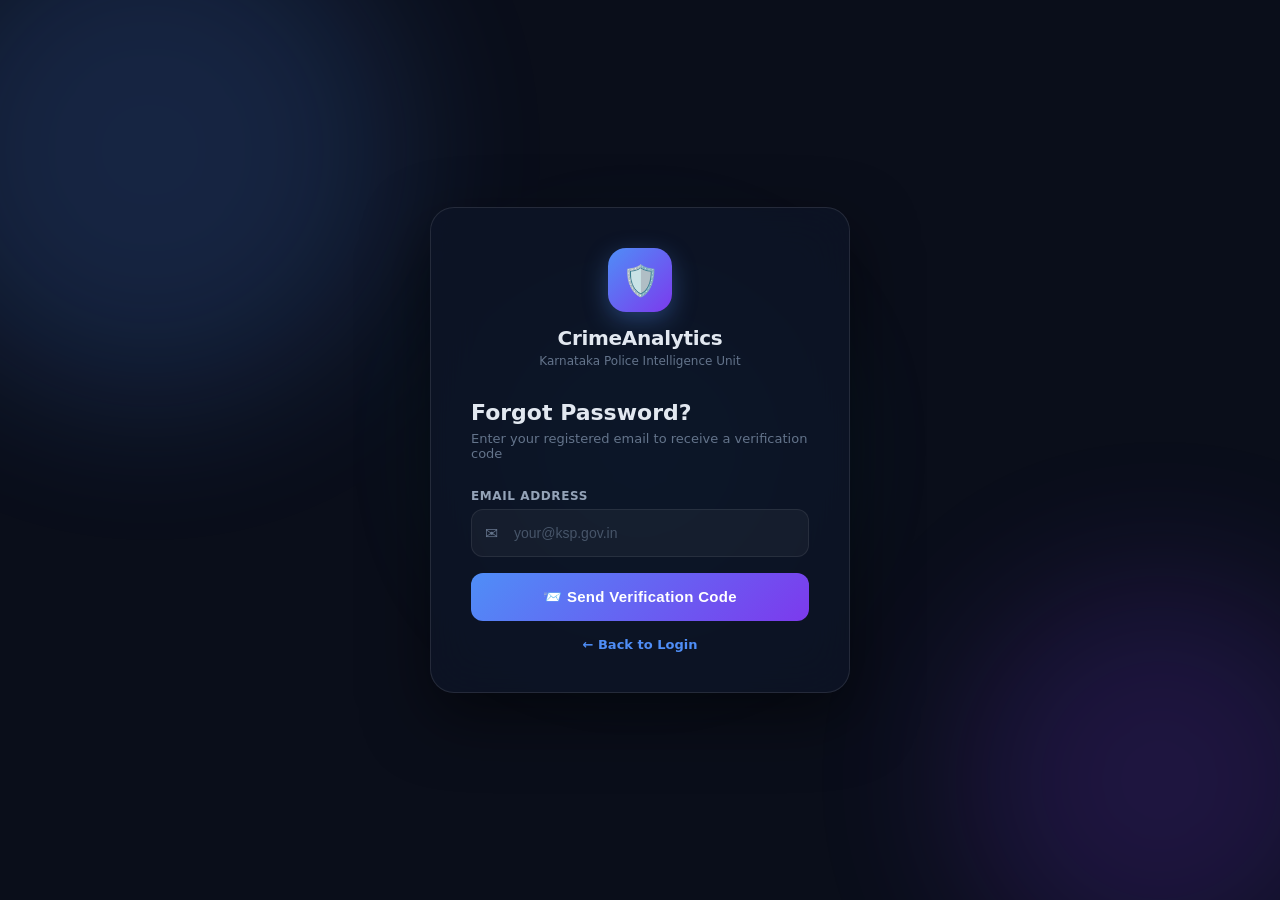
<file: forgot.html>
<!DOCTYPE html>
<html lang="en">
<head>
<meta charset="UTF-8">
<meta name="viewport" content="width=device-width, initial-scale=1.0">
<title>Forgot Password — Crime Analytics Karnataka</title>
<link rel="stylesheet" href="css/style.css">
<link rel="stylesheet" href="css/auth.css">
</head>
<body class="auth-body">

<div class="auth-bg"><span></span><span></span><span></span></div>

<div class="auth-wrapper">
  <div class="auth-card">

    <div class="auth-logo">
      <div class="auth-logo-icon">🛡️</div>
      <div class="auth-logo-title">CrimeAnalytics</div>
      <div class="auth-logo-sub">Karnataka Police Intelligence Unit</div>
    </div>

    <div id="alertBox" style="display:none"></div>

    <!-- Step 1: Enter Email -->
    <div id="step1">
      <div class="auth-title">Forgot Password?</div>
      <div class="auth-subtitle">Enter your registered email to receive a verification code</div>

      <form onsubmit="sendOTP(event)">
        <label class="auth-label">Email Address</label>
        <div class="input-group">
          <span class="input-icon">✉️</span>
          <input type="email" id="resetEmail" class="form-control" placeholder="your@ksp.gov.in" required>
        </div>
        <button type="submit" class="auth-btn" id="sendBtn">
          <div class="btn-spinner"></div>
          <span class="btn-text">📨 Send Verification Code</span>
        </button>
      </form>
    </div>

    <!-- Step 2: Enter OTP -->
    <div id="step2" style="display:none">
      <div class="auth-title">Enter OTP</div>
      <div class="auth-subtitle" id="otpSubtitle">Enter the 6-digit code sent to your email</div>

      <div class="otp-grid" id="otpGrid">
        <input class="otp-input" maxlength="1" type="text" inputmode="numeric" oninput="otpNext(this,0)">
        <input class="otp-input" maxlength="1" type="text" inputmode="numeric" oninput="otpNext(this,1)">
        <input class="otp-input" maxlength="1" type="text" inputmode="numeric" oninput="otpNext(this,2)">
        <input class="otp-input" maxlength="1" type="text" inputmode="numeric" oninput="otpNext(this,3)">
        <input class="otp-input" maxlength="1" type="text" inputmode="numeric" oninput="otpNext(this,4)">
        <input class="otp-input" maxlength="1" type="text" inputmode="numeric" oninput="otpNext(this,5)">
      </div>

      <div style="text-align:center;margin-bottom:16px">
        <span style="font-size:13px;color:#64748b">Didn't receive? </span>
        <button type="button" class="auth-link" id="resendBtn" onclick="resendOTP()" style="background:none;border:none;cursor:pointer;font-size:13px;font-weight:600;color:#4f8ef7">Resend (<span id="countdown">30</span>s)</button>
      </div>

      <button type="button" class="auth-btn" onclick="verifyOTP()">
        <div class="btn-spinner"></div>
        <span class="btn-text">✅ Verify Code</span>
      </button>
    </div>

    <!-- Step 3: New Password -->
    <div id="step3" style="display:none">
      <div class="auth-title">Set New Password</div>
      <div class="auth-subtitle">Choose a strong new password for your account</div>

      <form onsubmit="resetPassword(event)">
        <label class="auth-label">New Password</label>
        <div class="input-group">
          <span class="input-icon">🔒</span>
          <input type="password" id="newPwd" class="form-control" placeholder="Min 8 chars, 1 uppercase, 1 number" required oninput="checkStrength(this.value)">
          <button type="button" class="pwd-toggle" onclick="togglePwd('newPwd',this)">👁</button>
        </div>
        <div class="pwd-strength">
          <div class="pwd-strength-bar"><div class="pwd-strength-fill" id="strengthFill" style="width:0%"></div></div>
          <div class="pwd-strength-text" id="strengthText">Enter a password</div>
        </div>

        <label class="auth-label" style="margin-top:14px">Confirm New Password</label>
        <div class="input-group">
          <span class="input-icon">🔒</span>
          <input type="password" id="confirmNewPwd" class="form-control" placeholder="Re-enter new password" required>
          <button type="button" class="pwd-toggle" onclick="togglePwd('confirmNewPwd',this)">👁</button>
        </div>

        <button type="submit" class="auth-btn" style="margin-top:16px">
          <div class="btn-spinner"></div>
          <span class="btn-text">🔐 Reset Password</span>
        </button>
      </form>
    </div>

    <div class="auth-footer-text" style="margin-top:16px">
      <a href="login.html" class="auth-link">← Back to Login</a>
    </div>

  </div>
</div>

<script src="js/auth.js"></script>
<script>
  let generatedOTP = '';
  let countdownTimer;

  function sendOTP(e) {
    e.preventDefault();
    const email = document.getElementById('resetEmail').value.trim();
    const btn   = document.getElementById('sendBtn');

    // Check if email exists
    const users = Auth.getUsers();
    if (!users.find(u => u.email.toLowerCase() === email.toLowerCase())) {
      showAlert('error', '❌ No account found with this email address.');
      return;
    }

    btn.classList.add('loading'); btn.disabled = true;
    hideAlert();

    setTimeout(() => {
      btn.classList.remove('loading'); btn.disabled = false;
      // Generate 6-digit OTP
      generatedOTP = String(Math.floor(100000 + Math.random() * 900000));
      document.getElementById('step1').style.display = 'none';
      document.getElementById('step2').style.display = 'block';
      document.getElementById('otpSubtitle').textContent =
        `Enter the 6-digit code sent to ${email} (Demo OTP: ${generatedOTP})`;
      startCountdown();
    }, 1000);
  }

  function otpNext(input, idx) {
    input.value = input.value.replace(/\D/g,'');
    const inputs = document.querySelectorAll('.otp-input');
    if (input.value && idx < 5) inputs[idx+1].focus();
    // Auto verify when all filled
    const otp = [...inputs].map(i=>i.value).join('');
    if (otp.length === 6) verifyOTP();
  }

  function verifyOTP() {
    const inputs = document.querySelectorAll('.otp-input');
    const entered = [...inputs].map(i=>i.value).join('');
    if (entered.length < 6) { showAlert('error','❌ Please enter all 6 digits.'); return; }
    if (entered !== generatedOTP) {
      showAlert('error','❌ Invalid OTP. Please try again.');
      inputs.forEach(i=>i.value=''); inputs[0].focus();
      return;
    }
    clearInterval(countdownTimer);
    document.getElementById('step2').style.display = 'none';
    document.getElementById('step3').style.display = 'block';
    hideAlert();
  }

  function resetPassword(e) {
    e.preventDefault();
    const pwd     = document.getElementById('newPwd').value;
    const confirm = document.getElementById('confirmNewPwd').value;
    const email   = document.getElementById('resetEmail').value.trim();

    if (pwd !== confirm) { showAlert('error','❌ Passwords do not match.'); return; }
    if (pwd.length < 8)  { showAlert('error','❌ Password must be at least 8 characters.'); return; }
    if (!/[A-Z]/.test(pwd)) { showAlert('error','❌ Must contain at least one uppercase letter.'); return; }
    if (!/[0-9]/.test(pwd)) { showAlert('error','❌ Must contain at least one number.'); return; }

    const result = Auth.resetPassword(email, pwd);
    if (result.ok) {
      showAlert('success','✅ Password reset successfully! Redirecting to login...');
      setTimeout(() => window.location.href = 'login.html', 1800);
    } else {
      showAlert('error','❌ ' + result.msg);
    }
  }

  function startCountdown() {
    let secs = 30;
    document.getElementById('resendBtn').disabled = true;
    document.getElementById('resendBtn').style.opacity = '0.5';
    countdownTimer = setInterval(() => {
      secs--;
      document.getElementById('countdown').textContent = secs;
      if (secs <= 0) {
        clearInterval(countdownTimer);
        document.getElementById('resendBtn').disabled = false;
        document.getElementById('resendBtn').style.opacity = '1';
        document.getElementById('resendBtn').innerHTML = 'Resend Code';
      }
    }, 1000);
  }

  function resendOTP() {
    generatedOTP = String(Math.floor(100000 + Math.random() * 900000));
    document.getElementById('otpSubtitle').textContent =
      `New OTP sent! (Demo OTP: ${generatedOTP})`;
    document.querySelectorAll('.otp-input').forEach(i=>i.value='');
    document.querySelector('.otp-input').focus();
    document.getElementById('resendBtn').innerHTML = 'Resend (<span id="countdown">30</span>s)';
    startCountdown();
  }

  function checkStrength(pwd) {
    let score = 0;
    if (pwd.length >= 8)          score++;
    if (/[A-Z]/.test(pwd))        score++;
    if (/[0-9]/.test(pwd))        score++;
    if (/[^A-Za-z0-9]/.test(pwd)) score++;
    const levels = [
      { w:'0%',   bg:'transparent', t:'Enter a password' },
      { w:'25%',  bg:'#ef4444',     t:'Weak' },
      { w:'50%',  bg:'#f59e0b',     t:'Fair' },
      { w:'75%',  bg:'#4f8ef7',     t:'Good' },
      { w:'100%', bg:'#10b981',     t:'Strong ✓' },
    ];
    document.getElementById('strengthFill').style.width      = levels[score].w;
    document.getElementById('strengthFill').style.background = levels[score].bg;
    document.getElementById('strengthText').textContent      = levels[score].t;
    document.getElementById('strengthText').style.color      = levels[score].bg || '#64748b';
  }

  function togglePwd(id, btn) {
    const inp = document.getElementById(id);
    if (inp.type === 'password') { inp.type = 'text'; btn.textContent = '🙈'; }
    else                         { inp.type = 'password'; btn.textContent = '👁'; }
  }

  function showAlert(type, msg) {
    const box = document.getElementById('alertBox');
    box.style.display = 'flex';
    box.className = `auth-alert auth-alert-${type}`;
    box.textContent = msg;
  }
  function hideAlert() { document.getElementById('alertBox').style.display = 'none'; }
</script>
</body>
</html>
</file>
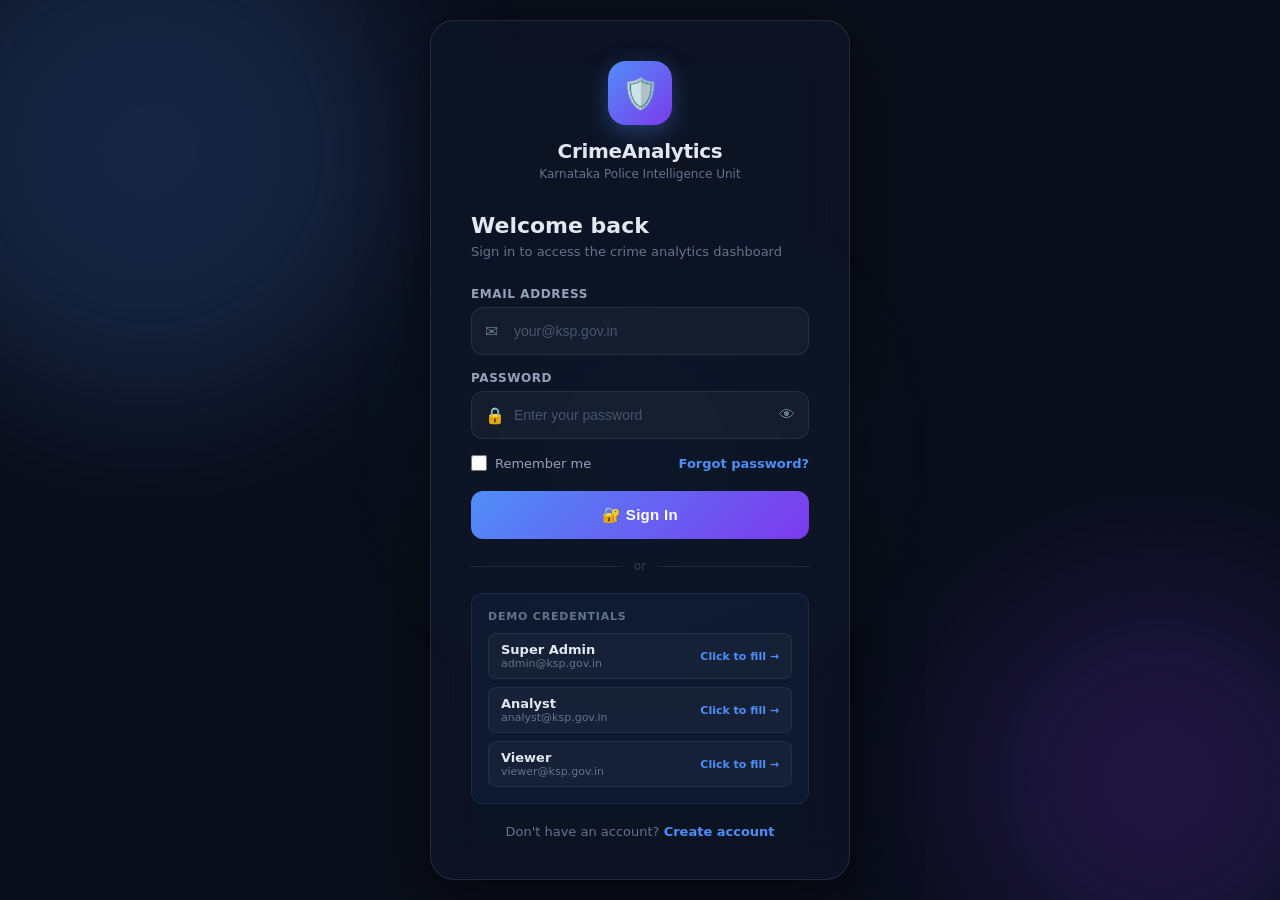
<file: login.html>
<!DOCTYPE html>
<html lang="en">
<head>
<meta charset="UTF-8">
<meta name="viewport" content="width=device-width, initial-scale=1.0">
<title>Login — Crime Analytics Karnataka</title>
<link rel="stylesheet" href="css/style.css">
<link rel="stylesheet" href="css/auth.css">
</head>
<body class="auth-body">

<!-- Animated background -->
<div class="auth-bg"><span></span><span></span><span></span></div>

<div class="auth-wrapper">
  <div class="auth-card">

    <!-- Logo -->
    <div class="auth-logo">
      <div class="auth-logo-icon">🛡️</div>
      <div class="auth-logo-title">CrimeAnalytics</div>
      <div class="auth-logo-sub">Karnataka Police Intelligence Unit</div>
    </div>

    <!-- Title -->
    <div class="auth-title">Welcome back</div>
    <div class="auth-subtitle">Sign in to access the crime analytics dashboard</div>

    <!-- Alert -->
    <div id="alertBox" style="display:none"></div>

    <!-- Form -->
    <form id="loginForm" onsubmit="handleLogin(event)" autocomplete="off">

      <label class="auth-label">Email Address</label>
      <div class="input-group">
        <span class="input-icon">✉️</span>
        <input type="email" id="email" class="form-control" placeholder="your@ksp.gov.in" required autocomplete="username">
      </div>

      <label class="auth-label">Password</label>
      <div class="input-group">
        <span class="input-icon">🔒</span>
        <input type="password" id="password" class="form-control" placeholder="Enter your password" required autocomplete="current-password">
        <button type="button" class="pwd-toggle" onclick="togglePwd('password', this)">👁</button>
      </div>

      <div class="auth-row">
        <label class="checkbox-wrap">
          <input type="checkbox" id="remember"> Remember me
        </label>
        <a href="forgot.html" class="auth-link" style="font-size:13px">Forgot password?</a>
      </div>

      <button type="submit" class="auth-btn" id="loginBtn">
        <div class="btn-spinner"></div>
        <span class="btn-text">🔐 Sign In</span>
      </button>
    </form>

    <div class="auth-divider">or</div>

    <!-- Demo credentials -->
    <div style="background:rgba(79,142,247,0.06);border:1px solid rgba(79,142,247,0.15);border-radius:12px;padding:16px;margin-bottom:16px">
      <div style="font-size:11px;font-weight:700;text-transform:uppercase;letter-spacing:0.8px;color:#64748b;margin-bottom:10px">Demo Credentials</div>
      <div style="display:flex;flex-direction:column;gap:8px">
        <div class="demo-cred" onclick="fillDemo('admin@ksp.gov.in','Admin@123')" style="cursor:pointer;display:flex;align-items:center;justify-content:space-between;padding:8px 12px;background:rgba(255,255,255,0.03);border-radius:8px;border:1px solid rgba(255,255,255,0.06);transition:all 0.2s" onmouseover="this.style.borderColor='rgba(79,142,247,0.3)'" onmouseout="this.style.borderColor='rgba(255,255,255,0.06)'">
          <div><div style="font-size:13px;font-weight:600;color:#e2e8f0">Super Admin</div><div style="font-size:11px;color:#64748b">admin@ksp.gov.in</div></div>
          <span style="font-size:11px;color:#4f8ef7;font-weight:600">Click to fill →</span>
        </div>
        <div class="demo-cred" onclick="fillDemo('analyst@ksp.gov.in','Analyst@123')" style="cursor:pointer;display:flex;align-items:center;justify-content:space-between;padding:8px 12px;background:rgba(255,255,255,0.03);border-radius:8px;border:1px solid rgba(255,255,255,0.06);transition:all 0.2s" onmouseover="this.style.borderColor='rgba(79,142,247,0.3)'" onmouseout="this.style.borderColor='rgba(255,255,255,0.06)'">
          <div><div style="font-size:13px;font-weight:600;color:#e2e8f0">Analyst</div><div style="font-size:11px;color:#64748b">analyst@ksp.gov.in</div></div>
          <span style="font-size:11px;color:#4f8ef7;font-weight:600">Click to fill →</span>
        </div>
        <div class="demo-cred" onclick="fillDemo('viewer@ksp.gov.in','Viewer@123')" style="cursor:pointer;display:flex;align-items:center;justify-content:space-between;padding:8px 12px;background:rgba(255,255,255,0.03);border-radius:8px;border:1px solid rgba(255,255,255,0.06);transition:all 0.2s" onmouseover="this.style.borderColor='rgba(79,142,247,0.3)'" onmouseout="this.style.borderColor='rgba(255,255,255,0.06)'">
          <div><div style="font-size:13px;font-weight:600;color:#e2e8f0">Viewer</div><div style="font-size:11px;color:#64748b">viewer@ksp.gov.in</div></div>
          <span style="font-size:11px;color:#4f8ef7;font-weight:600">Click to fill →</span>
        </div>
      </div>
    </div>

    <div class="auth-footer-text">
      Don't have an account? <a href="register.html" class="auth-link">Create account</a>
    </div>

  </div>
</div>

<script src="js/auth.js"></script>
<script>
  // Redirect if already logged in
  if (Auth.isLoggedIn()) window.location.href = 'index.html';

  function handleLogin(e) {
    e.preventDefault();
    const btn   = document.getElementById('loginBtn');
    const email = document.getElementById('email').value.trim();
    const pwd   = document.getElementById('password').value;

    btn.classList.add('loading');
    btn.disabled = true;
    hideAlert();

    setTimeout(() => {
      const result = Auth.login(email, pwd);
      btn.classList.remove('loading');
      btn.disabled = false;

      if (result.ok) {
        showAlert('success', `✅ Welcome back, ${result.session.name}! Redirecting...`);
        setTimeout(() => window.location.href = 'index.html', 1000);
      } else {
        showAlert('error', '❌ ' + result.msg);
        document.getElementById('password').value = '';
      }
    }, 800);
  }

  function fillDemo(email, pwd) {
    document.getElementById('email').value    = email;
    document.getElementById('password').value = pwd;
    document.getElementById('email').focus();
  }

  function togglePwd(id, btn) {
    const inp = document.getElementById(id);
    if (inp.type === 'password') { inp.type = 'text'; btn.textContent = '🙈'; }
    else                         { inp.type = 'password'; btn.textContent = '👁'; }
  }

  function showAlert(type, msg) {
    const box = document.getElementById('alertBox');
    box.style.display = 'flex';
    box.className = `auth-alert auth-alert-${type}`;
    box.textContent = msg;
  }
  function hideAlert() {
    document.getElementById('alertBox').style.display = 'none';
  }
</script>
</body>
</html>
</file>
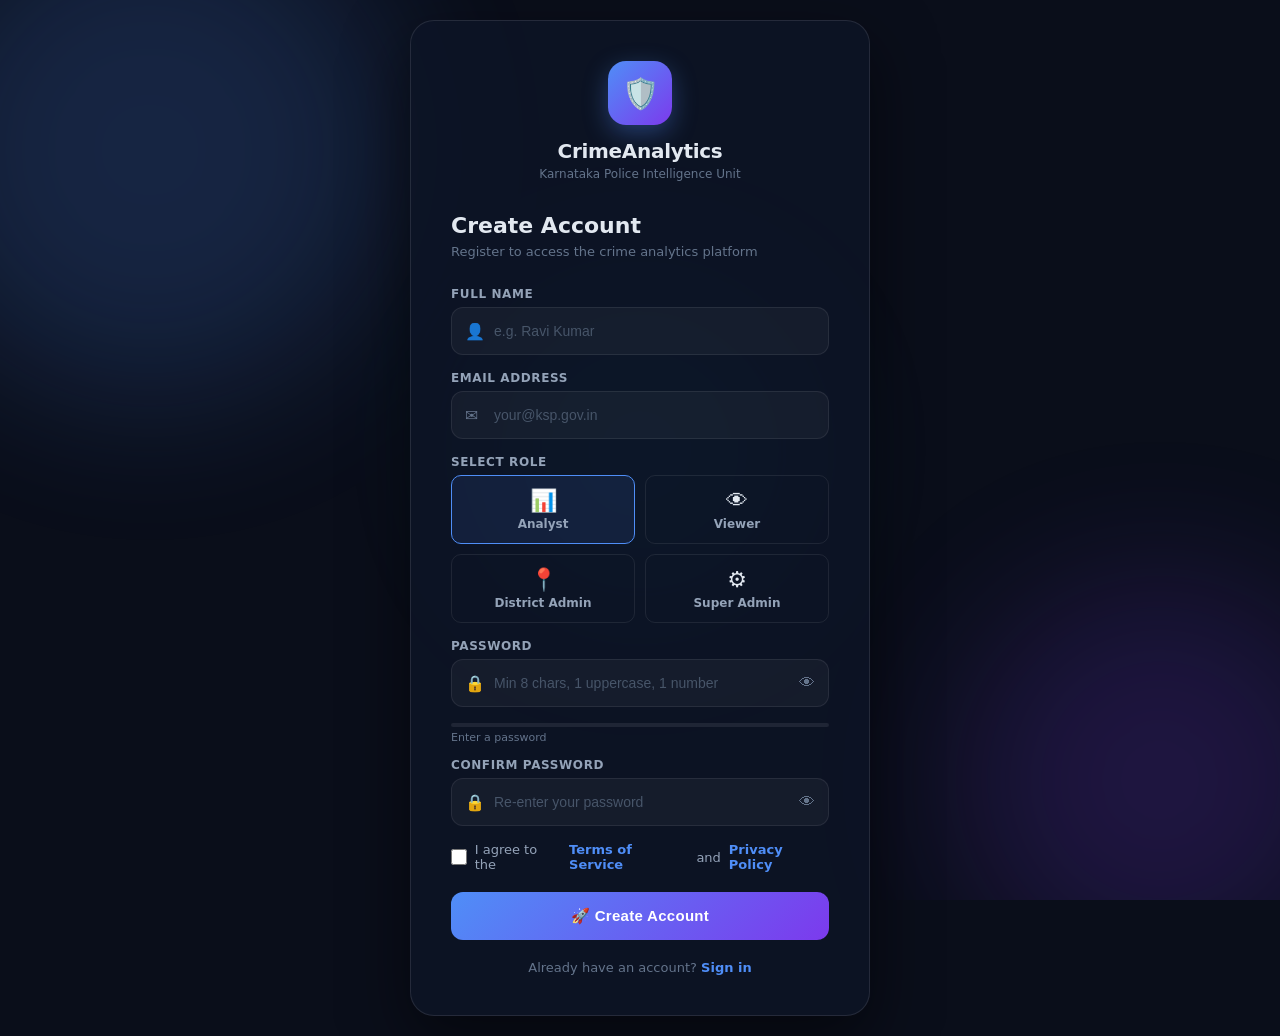
<file: register.html>
<!DOCTYPE html>
<html lang="en">
<head>
<meta charset="UTF-8">
<meta name="viewport" content="width=device-width, initial-scale=1.0">
<title>Register — Crime Analytics Karnataka</title>
<link rel="stylesheet" href="css/style.css">
<link rel="stylesheet" href="css/auth.css">
</head>
<body class="auth-body">

<div class="auth-bg"><span></span><span></span><span></span></div>

<div class="auth-wrapper" style="max-width:500px">
  <div class="auth-card">

    <div class="auth-logo">
      <div class="auth-logo-icon">🛡️</div>
      <div class="auth-logo-title">CrimeAnalytics</div>
      <div class="auth-logo-sub">Karnataka Police Intelligence Unit</div>
    </div>

    <div class="auth-title">Create Account</div>
    <div class="auth-subtitle">Register to access the crime analytics platform</div>

    <div id="alertBox" style="display:none"></div>

    <form id="registerForm" onsubmit="handleRegister(event)" autocomplete="off">

      <label class="auth-label">Full Name</label>
      <div class="input-group">
        <span class="input-icon">👤</span>
        <input type="text" id="name" class="form-control" placeholder="e.g. Ravi Kumar" required minlength="3">
      </div>

      <label class="auth-label">Email Address</label>
      <div class="input-group">
        <span class="input-icon">✉️</span>
        <input type="email" id="email" class="form-control" placeholder="your@ksp.gov.in" required>
      </div>

      <label class="auth-label">Select Role</label>
      <div class="role-select-grid" id="roleGrid">
        <div class="role-option selected" data-role="Analyst" onclick="selectRole(this)">
          <div class="role-icon">📊</div>
          <div class="role-name">Analyst</div>
        </div>
        <div class="role-option" data-role="Viewer" onclick="selectRole(this)">
          <div class="role-icon">👁</div>
          <div class="role-name">Viewer</div>
        </div>
        <div class="role-option" data-role="District Admin" onclick="selectRole(this)">
          <div class="role-icon">📍</div>
          <div class="role-name">District Admin</div>
        </div>
        <div class="role-option" data-role="Super Admin" onclick="selectRole(this)">
          <div class="role-icon">⚙️</div>
          <div class="role-name">Super Admin</div>
        </div>
      </div>
      <input type="hidden" id="selectedRole" value="Analyst">

      <label class="auth-label">Password</label>
      <div class="input-group">
        <span class="input-icon">🔒</span>
        <input type="password" id="password" class="form-control" placeholder="Min 8 chars, 1 uppercase, 1 number" required oninput="checkStrength(this.value)">
        <button type="button" class="pwd-toggle" onclick="togglePwd('password',this)">👁</button>
      </div>
      <div class="pwd-strength">
        <div class="pwd-strength-bar"><div class="pwd-strength-fill" id="strengthFill" style="width:0%"></div></div>
        <div class="pwd-strength-text" id="strengthText">Enter a password</div>
      </div>

      <label class="auth-label" style="margin-top:14px">Confirm Password</label>
      <div class="input-group">
        <span class="input-icon">🔒</span>
        <input type="password" id="confirmPwd" class="form-control" placeholder="Re-enter your password" required>
        <button type="button" class="pwd-toggle" onclick="togglePwd('confirmPwd',this)">👁</button>
      </div>

      <label class="checkbox-wrap" style="margin-bottom:20px;margin-top:4px">
        <input type="checkbox" id="terms" required>
        I agree to the <a href="#" class="auth-link">Terms of Service</a> and <a href="#" class="auth-link">Privacy Policy</a>
      </label>

      <button type="submit" class="auth-btn" id="registerBtn">
        <div class="btn-spinner"></div>
        <span class="btn-text">🚀 Create Account</span>
      </button>
    </form>

    <div class="auth-footer-text">
      Already have an account? <a href="login.html" class="auth-link">Sign in</a>
    </div>

  </div>
</div>

<script src="js/auth.js"></script>
<script>
  if (Auth.isLoggedIn()) window.location.href = 'index.html';

  function selectRole(el) {
    document.querySelectorAll('.role-option').forEach(r => r.classList.remove('selected'));
    el.classList.add('selected');
    document.getElementById('selectedRole').value = el.dataset.role;
  }

  function checkStrength(pwd) {
    let score = 0;
    if (pwd.length >= 8)          score++;
    if (/[A-Z]/.test(pwd))        score++;
    if (/[0-9]/.test(pwd))        score++;
    if (/[^A-Za-z0-9]/.test(pwd)) score++;

    const fill = document.getElementById('strengthFill');
    const text = document.getElementById('strengthText');
    const levels = [
      { w:'0%',   bg:'transparent', t:'Enter a password' },
      { w:'25%',  bg:'#ef4444',     t:'Weak' },
      { w:'50%',  bg:'#f59e0b',     t:'Fair' },
      { w:'75%',  bg:'#4f8ef7',     t:'Good' },
      { w:'100%', bg:'#10b981',     t:'Strong ✓' },
    ];
    fill.style.width      = levels[score].w;
    fill.style.background = levels[score].bg;
    text.textContent      = levels[score].t;
    text.style.color      = levels[score].bg || '#64748b';
  }

  function handleRegister(e) {
    e.preventDefault();
    const name    = document.getElementById('name').value.trim();
    const email   = document.getElementById('email').value.trim();
    const pwd     = document.getElementById('password').value;
    const confirm = document.getElementById('confirmPwd').value;
    const role    = document.getElementById('selectedRole').value;

    if (pwd !== confirm) { showAlert('error','❌ Passwords do not match.'); return; }
    if (pwd.length < 8)  { showAlert('error','❌ Password must be at least 8 characters.'); return; }
    if (!/[A-Z]/.test(pwd)) { showAlert('error','❌ Password must contain at least one uppercase letter.'); return; }
    if (!/[0-9]/.test(pwd)) { showAlert('error','❌ Password must contain at least one number.'); return; }

    const btn = document.getElementById('registerBtn');
    btn.classList.add('loading'); btn.disabled = true;
    hideAlert();

    setTimeout(() => {
      const result = Auth.register({ name, email, password: pwd, role });
      btn.classList.remove('loading'); btn.disabled = false;

      if (result.ok) {
        showAlert('success', '✅ Account created! Redirecting to login...');
        setTimeout(() => window.location.href = 'login.html', 1500);
      } else {
        showAlert('error', '❌ ' + result.msg);
      }
    }, 800);
  }

  function togglePwd(id, btn) {
    const inp = document.getElementById(id);
    if (inp.type === 'password') { inp.type = 'text'; btn.textContent = '🙈'; }
    else                         { inp.type = 'password'; btn.textContent = '👁'; }
  }

  function showAlert(type, msg) {
    const box = document.getElementById('alertBox');
    box.style.display = 'flex';
    box.className = `auth-alert auth-alert-${type}`;
    box.textContent = msg;
  }
  function hideAlert() { document.getElementById('alertBox').style.display = 'none'; }
</script>
</body>
</html>
</file>
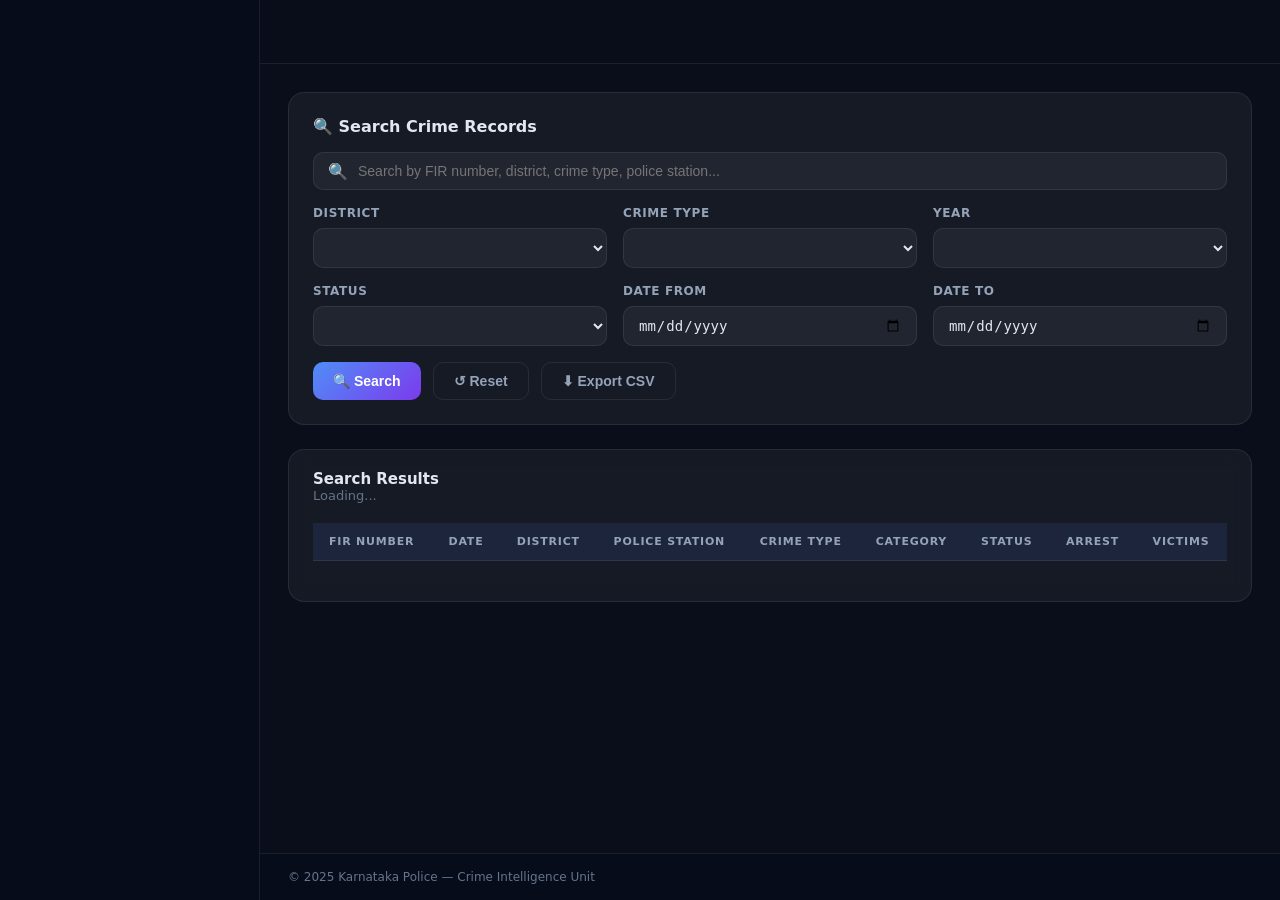
<file: search.html>
<!DOCTYPE html>
<html lang="en">
<head>
<meta charset="UTF-8">
<meta name="viewport" content="width=device-width, initial-scale=1.0">
<title>Search — Crime Analytics Karnataka</title>
<link rel="stylesheet" href="css/style.css">
<style>
  .filter-panel { background:var(--bg-card); border:1px solid var(--border); border-radius:var(--radius); padding:24px; margin-bottom:24px; }
  .filter-grid { display:grid; grid-template-columns:repeat(3,1fr); gap:16px; }
  .filter-actions { display:flex; gap:12px; margin-top:16px; }
  .result-count { font-size:13px; color:var(--text-muted); }
  .pagination { display:flex; gap:8px; align-items:center; justify-content:center; margin-top:16px; flex-wrap:wrap; }
  .page-btn { background:var(--bg-card); border:1px solid var(--border); color:var(--text-secondary); padding:6px 12px; border-radius:6px; cursor:pointer; font-size:13px; transition:var(--transition); }
  .page-btn:hover, .page-btn.active { background:var(--accent); color:#fff; border-color:var(--accent); }
  @media(max-width:768px){.filter-grid{grid-template-columns:1fr}}
</style>
</head>
<body>
<div class="sidebar-overlay" onclick="toggleSidebar()"></div>
<aside class="sidebar" id="sidebar"></aside>
<div class="main-wrapper">
  <header class="header" id="header"></header>
  <main class="page-content">

    <!-- Search Bar -->
    <div class="filter-panel">
      <div class="section-title" style="margin-bottom:16px">🔍 Search Crime Records</div>
      <div class="search-bar" style="margin-bottom:16px">
        <span class="search-icon">🔍</span>
        <input type="text" id="globalSearch" placeholder="Search by FIR number, district, crime type, police station..." oninput="doSearch()">
      </div>
      <div class="filter-grid">
        <div class="form-group" style="margin:0">
          <label class="form-label">District</label>
          <select class="form-control" id="fDistrict" onchange="doSearch()"></select>
        </div>
        <div class="form-group" style="margin:0">
          <label class="form-label">Crime Type</label>
          <select class="form-control" id="fCrimeType" onchange="doSearch()"></select>
        </div>
        <div class="form-group" style="margin:0">
          <label class="form-label">Year</label>
          <select class="form-control" id="fYear" onchange="doSearch()"></select>
        </div>
        <div class="form-group" style="margin:0">
          <label class="form-label">Status</label>
          <select class="form-control" id="fStatus" onchange="doSearch()"></select>
        </div>
        <div class="form-group" style="margin:0">
          <label class="form-label">Date From</label>
          <input type="date" class="form-control" id="fDateFrom" onchange="doSearch()">
        </div>
        <div class="form-group" style="margin:0">
          <label class="form-label">Date To</label>
          <input type="date" class="form-control" id="fDateTo" onchange="doSearch()">
        </div>
      </div>
      <div class="filter-actions">
        <button class="btn btn-primary" onclick="doSearch()">🔍 Search</button>
        <button class="btn btn-outline" onclick="resetSearch()">↺ Reset</button>
        <button class="btn btn-outline" onclick="exportCSV()">⬇ Export CSV</button>
      </div>
    </div>

    <!-- Results -->
    <div class="card">
      <div class="card-header">
        <div><div class="card-title">Search Results</div><div class="result-count" id="resultCount">Loading...</div></div>
      </div>
      <div class="card-body">
        <div class="table-wrap">
          <table id="searchTable">
            <thead><tr>
              <th>FIR Number</th><th>Date</th><th>District</th><th>Police Station</th>
              <th>Crime Type</th><th>Category</th><th>Status</th><th>Arrest</th><th>Victims</th>
            </tr></thead>
            <tbody id="searchBody"></tbody>
          </table>
        </div>
        <div class="pagination" id="pagination"></div>
      </div>
    </div>

  </main>
  <footer class="footer"><span>© 2025 Karnataka Police — Crime Intelligence Unit</span></footer>
</div>
<script src="js/data.js"></script>
<script src="js/search.js"></script>
</body>
</html>
</file>
<file: css/style.css>
:root {
  --bg-primary: #0a0e1a;
  --bg-secondary: #0d1526;
  --bg-card: rgba(255,255,255,0.05);
  --bg-card-hover: rgba(255,255,255,0.08);
  --sidebar-bg: #060c1a;
  --sidebar-width: 260px;
  --accent: #4f8ef7;
  --accent2: #7c3aed;
  --accent3: #06b6d4;
  --danger: #ef4444;
  --warning: #f59e0b;
  --success: #10b981;
  --text-primary: #e2e8f0;
  --text-secondary: #94a3b8;
  --text-muted: #64748b;
  --border: rgba(255,255,255,0.08);
  --glass: rgba(255,255,255,0.04);
  --shadow: 0 8px 32px rgba(0,0,0,0.4);
  --radius: 16px;
  --radius-sm: 10px;
  --transition: all 0.3s cubic-bezier(0.4,0,0.2,1);
}

*, *::before, *::after { box-sizing: border-box; margin: 0; padding: 0; }

html { scroll-behavior: smooth; }

body {
  font-family: 'Segoe UI', system-ui, -apple-system, sans-serif;
  background: var(--bg-primary);
  color: var(--text-primary);
  min-height: 100vh;
  display: flex;
  overflow-x: hidden;
}

/* ── Scrollbar ── */
::-webkit-scrollbar { width: 6px; height: 6px; }
::-webkit-scrollbar-track { background: var(--bg-secondary); }
::-webkit-scrollbar-thumb { background: var(--accent); border-radius: 3px; }

/* ── Sidebar ── */
.sidebar {
  width: var(--sidebar-width);
  background: var(--sidebar-bg);
  border-right: 1px solid var(--border);
  display: flex;
  flex-direction: column;
  position: fixed;
  top: 0; left: 0;
  height: 100vh;
  z-index: 1000;
  transition: var(--transition);
  overflow-y: auto;
}

.sidebar-logo {
  padding: 24px 20px;
  border-bottom: 1px solid var(--border);
  display: flex;
  align-items: center;
  gap: 12px;
}

.sidebar-logo .logo-icon {
  width: 42px; height: 42px;
  background: linear-gradient(135deg, var(--accent), var(--accent2));
  border-radius: 12px;
  display: flex; align-items: center; justify-content: center;
  font-size: 20px;
  flex-shrink: 0;
}

.sidebar-logo .logo-text { font-size: 15px; font-weight: 700; line-height: 1.2; }
.sidebar-logo .logo-text span { color: var(--accent); display: block; font-size: 11px; font-weight: 400; color: var(--text-secondary); }

.sidebar-nav { padding: 16px 12px; flex: 1; }

.nav-section-title {
  font-size: 10px;
  font-weight: 600;
  text-transform: uppercase;
  letter-spacing: 1.2px;
  color: var(--text-muted);
  padding: 12px 8px 6px;
}

.nav-item {
  display: flex;
  align-items: center;
  gap: 12px;
  padding: 11px 12px;
  border-radius: var(--radius-sm);
  color: var(--text-secondary);
  text-decoration: none;
  font-size: 14px;
  font-weight: 500;
  transition: var(--transition);
  margin-bottom: 2px;
  position: relative;
}

.nav-item:hover {
  background: var(--bg-card-hover);
  color: var(--text-primary);
}

.nav-item.active {
  background: linear-gradient(135deg, rgba(79,142,247,0.2), rgba(124,58,237,0.15));
  color: var(--accent);
  border: 1px solid rgba(79,142,247,0.2);
}

.nav-item.active::before {
  content: '';
  position: absolute;
  left: 0; top: 50%;
  transform: translateY(-50%);
  width: 3px; height: 60%;
  background: var(--accent);
  border-radius: 0 3px 3px 0;
}

.nav-item .nav-icon { font-size: 18px; width: 22px; text-align: center; flex-shrink: 0; }
.nav-badge {
  margin-left: auto;
  background: var(--danger);
  color: #fff;
  font-size: 10px;
  font-weight: 700;
  padding: 2px 7px;
  border-radius: 20px;
}

.sidebar-footer {
  padding: 16px 12px;
  border-top: 1px solid var(--border);
  font-size: 12px;
  color: var(--text-muted);
  text-align: center;
}

/* ── Main Layout ── */
.main-wrapper {
  margin-left: var(--sidebar-width);
  flex: 1;
  display: flex;
  flex-direction: column;
  min-height: 100vh;
}

/* ── Header ── */
.header {
  background: rgba(10,14,26,0.95);
  backdrop-filter: blur(20px);
  border-bottom: 1px solid var(--border);
  padding: 0 28px;
  height: 64px;
  display: flex;
  align-items: center;
  justify-content: space-between;
  position: sticky;
  top: 0;
  z-index: 900;
}

.header-left { display: flex; align-items: center; gap: 16px; }
.header-title { font-size: 18px; font-weight: 700; }
.header-subtitle { font-size: 12px; color: var(--text-muted); }

.header-right { display: flex; align-items: center; gap: 12px; }

.header-btn {
  background: var(--bg-card);
  border: 1px solid var(--border);
  color: var(--text-secondary);
  padding: 8px 14px;
  border-radius: var(--radius-sm);
  cursor: pointer;
  font-size: 13px;
  display: flex; align-items: center; gap: 6px;
  transition: var(--transition);
}
.header-btn:hover { background: var(--bg-card-hover); color: var(--text-primary); }

.status-dot {
  width: 8px; height: 8px;
  background: var(--success);
  border-radius: 50%;
  animation: pulse 2s infinite;
}
@keyframes pulse {
  0%,100% { opacity: 1; }
  50% { opacity: 0.4; }
}

.hamburger {
  display: none;
  background: none;
  border: none;
  color: var(--text-primary);
  font-size: 22px;
  cursor: pointer;
  padding: 4px;
}

/* ── Page Content ── */
.page-content {
  padding: 28px;
  flex: 1;
}

/* ── Cards ── */
.card {
  background: var(--bg-card);
  border: 1px solid var(--border);
  border-radius: var(--radius);
  backdrop-filter: blur(10px);
  transition: var(--transition);
}
.card:hover { background: var(--bg-card-hover); border-color: rgba(79,142,247,0.2); }

.card-header {
  padding: 20px 24px 0;
  display: flex;
  align-items: center;
  justify-content: space-between;
}
.card-title { font-size: 15px; font-weight: 600; }
.card-subtitle { font-size: 12px; color: var(--text-muted); margin-top: 2px; }
.card-body { padding: 20px 24px 24px; }

/* ── Stat Cards ── */
.stat-card {
  background: var(--bg-card);
  border: 1px solid var(--border);
  border-radius: var(--radius);
  padding: 22px;
  display: flex;
  align-items: center;
  gap: 18px;
  transition: var(--transition);
  position: relative;
  overflow: hidden;
}
.stat-card::before {
  content: '';
  position: absolute;
  top: 0; left: 0; right: 0;
  height: 2px;
  background: var(--accent-color, var(--accent));
}
.stat-card:hover { transform: translateY(-3px); box-shadow: var(--shadow); }

.stat-icon {
  width: 52px; height: 52px;
  border-radius: 14px;
  display: flex; align-items: center; justify-content: center;
  font-size: 24px;
  flex-shrink: 0;
  background: var(--icon-bg, rgba(79,142,247,0.15));
}

.stat-info { flex: 1; }
.stat-value { font-size: 28px; font-weight: 800; line-height: 1; }
.stat-label { font-size: 12px; color: var(--text-muted); margin-top: 4px; }
.stat-change { font-size: 12px; margin-top: 6px; display: flex; align-items: center; gap: 4px; }
.stat-change.up { color: var(--danger); }
.stat-change.down { color: var(--success); }

/* ── Grid Layouts ── */
.grid-4 { display: grid; grid-template-columns: repeat(4,1fr); gap: 20px; }
.grid-3 { display: grid; grid-template-columns: repeat(3,1fr); gap: 20px; }
.grid-2 { display: grid; grid-template-columns: repeat(2,1fr); gap: 20px; }
.grid-2-1 { display: grid; grid-template-columns: 2fr 1fr; gap: 20px; }
.grid-1-2 { display: grid; grid-template-columns: 1fr 2fr; gap: 20px; }

/* ── Chart Container ── */
.chart-container { position: relative; width: 100%; }
.chart-container canvas { max-width: 100%; }

/* ── Tables ── */
.table-wrap { overflow-x: auto; }
table { width: 100%; border-collapse: collapse; font-size: 13px; }
thead th {
  background: rgba(79,142,247,0.1);
  color: var(--text-secondary);
  font-weight: 600;
  font-size: 11px;
  text-transform: uppercase;
  letter-spacing: 0.8px;
  padding: 12px 16px;
  text-align: left;
  border-bottom: 1px solid var(--border);
}
tbody tr { border-bottom: 1px solid var(--border); transition: var(--transition); }
tbody tr:hover { background: var(--bg-card-hover); }
tbody td { padding: 12px 16px; color: var(--text-secondary); }
tbody td:first-child { color: var(--text-primary); font-weight: 500; }

/* ── Badges ── */
.badge {
  display: inline-flex; align-items: center;
  padding: 3px 10px;
  border-radius: 20px;
  font-size: 11px;
  font-weight: 600;
}
.badge-red { background: rgba(239,68,68,0.15); color: #f87171; }
.badge-orange { background: rgba(245,158,11,0.15); color: #fbbf24; }
.badge-green { background: rgba(16,185,129,0.15); color: #34d399; }
.badge-blue { background: rgba(79,142,247,0.15); color: #60a5fa; }
.badge-purple { background: rgba(124,58,237,0.15); color: #a78bfa; }
.badge-cyan { background: rgba(6,182,212,0.15); color: #22d3ee; }

/* ── Buttons ── */
.btn {
  display: inline-flex; align-items: center; gap: 8px;
  padding: 10px 20px;
  border-radius: var(--radius-sm);
  font-size: 14px;
  font-weight: 600;
  cursor: pointer;
  border: none;
  transition: var(--transition);
  text-decoration: none;
}
.btn-primary {
  background: linear-gradient(135deg, var(--accent), var(--accent2));
  color: #fff;
}
.btn-primary:hover { opacity: 0.9; transform: translateY(-1px); box-shadow: 0 4px 20px rgba(79,142,247,0.4); }
.btn-outline {
  background: transparent;
  border: 1px solid var(--border);
  color: var(--text-secondary);
}
.btn-outline:hover { border-color: var(--accent); color: var(--accent); }
.btn-danger { background: var(--danger); color: #fff; }
.btn-success { background: var(--success); color: #fff; }
.btn-sm { padding: 7px 14px; font-size: 12px; }

/* ── Form Controls ── */
.form-group { margin-bottom: 18px; }
.form-label { display: block; font-size: 12px; font-weight: 600; color: var(--text-secondary); margin-bottom: 8px; text-transform: uppercase; letter-spacing: 0.6px; }
.form-control {
  width: 100%;
  background: rgba(255,255,255,0.05);
  border: 1px solid var(--border);
  border-radius: var(--radius-sm);
  color: var(--text-primary);
  padding: 10px 14px;
  font-size: 14px;
  transition: var(--transition);
  outline: none;
}
.form-control:focus { border-color: var(--accent); background: rgba(79,142,247,0.05); box-shadow: 0 0 0 3px rgba(79,142,247,0.1); }
.form-control option { background: var(--bg-secondary); }

/* ── Search Bar ── */
.search-bar {
  display: flex;
  align-items: center;
  background: rgba(255,255,255,0.05);
  border: 1px solid var(--border);
  border-radius: var(--radius-sm);
  padding: 0 14px;
  gap: 10px;
  transition: var(--transition);
}
.search-bar:focus-within { border-color: var(--accent); }
.search-bar input {
  background: none; border: none; outline: none;
  color: var(--text-primary); font-size: 14px;
  padding: 10px 0; flex: 1;
}
.search-bar .search-icon { color: var(--text-muted); font-size: 16px; }

/* ── Progress Bar ── */
.progress-bar { background: rgba(255,255,255,0.08); border-radius: 4px; height: 6px; overflow: hidden; }
.progress-fill { height: 100%; border-radius: 4px; transition: width 1s ease; }

/* ── Footer ── */
.footer {
  background: var(--sidebar-bg);
  border-top: 1px solid var(--border);
  padding: 16px 28px;
  display: flex;
  align-items: center;
  justify-content: space-between;
  font-size: 12px;
  color: var(--text-muted);
}
.footer a { color: var(--accent); text-decoration: none; }

/* ── Animations ── */
@keyframes fadeInUp {
  from { opacity: 0; transform: translateY(20px); }
  to { opacity: 1; transform: translateY(0); }
}
@keyframes fadeIn {
  from { opacity: 0; }
  to { opacity: 1; }
}
.animate-in { animation: fadeInUp 0.5s ease forwards; }
.animate-in:nth-child(1) { animation-delay: 0.05s; }
.animate-in:nth-child(2) { animation-delay: 0.1s; }
.animate-in:nth-child(3) { animation-delay: 0.15s; }
.animate-in:nth-child(4) { animation-delay: 0.2s; }

/* ── Overlay for mobile ── */
.sidebar-overlay {
  display: none;
  position: fixed; inset: 0;
  background: rgba(0,0,0,0.6);
  z-index: 999;
}

/* ── Responsive ── */
@media (max-width: 1200px) {
  .grid-4 { grid-template-columns: repeat(2,1fr); }
  .grid-3 { grid-template-columns: repeat(2,1fr); }
  .grid-2-1, .grid-1-2 { grid-template-columns: 1fr; }
}
@media (max-width: 768px) {
  .sidebar { transform: translateX(-100%); }
  .sidebar.open { transform: translateX(0); }
  .sidebar-overlay.open { display: block; }
  .main-wrapper { margin-left: 0; }
  .hamburger { display: block; }
  .grid-4, .grid-3, .grid-2 { grid-template-columns: 1fr; }
  .page-content { padding: 16px; }
  .header { padding: 0 16px; }
}
@media (max-width: 480px) {
  .stat-value { font-size: 22px; }
  .header-title { font-size: 15px; }
}

/* ── Tooltip ── */
.tooltip-wrap { position: relative; display: inline-block; }
.tooltip-wrap .tooltip-text {
  visibility: hidden; opacity: 0;
  background: #1e293b; color: var(--text-primary);
  font-size: 12px; padding: 6px 10px;
  border-radius: 6px; white-space: nowrap;
  position: absolute; bottom: 125%; left: 50%;
  transform: translateX(-50%);
  transition: opacity 0.2s;
  z-index: 100;
  border: 1px solid var(--border);
}
.tooltip-wrap:hover .tooltip-text { visibility: visible; opacity: 1; }

/* ── Loading Spinner ── */
.spinner {
  width: 36px; height: 36px;
  border: 3px solid var(--border);
  border-top-color: var(--accent);
  border-radius: 50%;
  animation: spin 0.8s linear infinite;
  margin: 40px auto;
}
@keyframes spin { to { transform: rotate(360deg); } }

/* ── Alert ── */
.alert {
  padding: 14px 18px;
  border-radius: var(--radius-sm);
  font-size: 13px;
  display: flex; align-items: center; gap: 10px;
  margin-bottom: 16px;
}
.alert-info { background: rgba(79,142,247,0.1); border: 1px solid rgba(79,142,247,0.2); color: #93c5fd; }
.alert-success { background: rgba(16,185,129,0.1); border: 1px solid rgba(16,185,129,0.2); color: #6ee7b7; }
.alert-warning { background: rgba(245,158,11,0.1); border: 1px solid rgba(245,158,11,0.2); color: #fcd34d; }
.alert-danger { background: rgba(239,68,68,0.1); border: 1px solid rgba(239,68,68,0.2); color: #fca5a5; }

/* ── Section spacing ── */
.section { margin-bottom: 28px; }
.section-header { display: flex; align-items: center; justify-content: space-between; margin-bottom: 16px; }
.section-title { font-size: 16px; font-weight: 700; }

/* ── Insight Cards ── */
.insight-card {
  background: var(--bg-card);
  border: 1px solid var(--border);
  border-radius: var(--radius);
  padding: 20px;
  display: flex; gap: 16px;
  transition: var(--transition);
}
.insight-card:hover { background: var(--bg-card-hover); border-color: rgba(79,142,247,0.2); }
.insight-icon { font-size: 28px; flex-shrink: 0; }
.insight-body .insight-title { font-size: 14px; font-weight: 600; margin-bottom: 6px; }
.insight-body .insight-text { font-size: 13px; color: var(--text-secondary); line-height: 1.6; }
.insight-body .insight-meta { font-size: 11px; color: var(--text-muted); margin-top: 8px; }

/* ── Tag ── */
.tag {
  display: inline-block;
  padding: 3px 10px;
  background: rgba(79,142,247,0.1);
  border: 1px solid rgba(79,142,247,0.2);
  border-radius: 20px;
  font-size: 11px;
  color: var(--accent);
  margin: 2px;
}

/* ── Divider ── */
.divider { border: none; border-top: 1px solid var(--border); margin: 20px 0; }

/* ── Map container ── */
#map { width: 100%; height: 500px; border-radius: var(--radius); overflow: hidden; }
</file>
<file: css/auth.css>
/* auth.css — Authentication pages */

body.auth-body {
  display: flex;
  align-items: center;
  justify-content: center;
  min-height: 100vh;
  background: var(--bg-primary);
  position: relative;
  overflow: hidden;
}

/* Animated background blobs */
.auth-bg {
  position: fixed;
  inset: 0;
  z-index: 0;
  overflow: hidden;
  pointer-events: none;
}
.auth-bg span {
  position: absolute;
  border-radius: 50%;
  filter: blur(80px);
  opacity: 0.18;
  animation: blobFloat 8s ease-in-out infinite;
}
.auth-bg span:nth-child(1) { width:500px;height:500px;background:#4f8ef7;top:-100px;left:-100px;animation-delay:0s; }
.auth-bg span:nth-child(2) { width:400px;height:400px;background:#7c3aed;bottom:-80px;right:-80px;animation-delay:2s; }
.auth-bg span:nth-child(3) { width:300px;height:300px;background:#06b6d4;top:50%;left:50%;transform:translate(-50%,-50%);animation-delay:4s; }

@keyframes blobFloat {
  0%,100% { transform: translateY(0) scale(1); }
  50%      { transform: translateY(-30px) scale(1.05); }
}

/* Auth wrapper */
.auth-wrapper {
  position: relative;
  z-index: 1;
  width: 100%;
  max-width: 460px;
  padding: 20px;
  animation: fadeInUp 0.6s ease forwards;
}

/* Auth card */
.auth-card {
  background: rgba(13,21,38,0.85);
  border: 1px solid rgba(255,255,255,0.1);
  border-radius: 24px;
  padding: 40px;
  backdrop-filter: blur(24px);
  box-shadow: 0 24px 64px rgba(0,0,0,0.5);
}

/* Logo */
.auth-logo {
  text-align: center;
  margin-bottom: 32px;
}
.auth-logo-icon {
  width: 64px; height: 64px;
  background: linear-gradient(135deg, #4f8ef7, #7c3aed);
  border-radius: 18px;
  display: inline-flex;
  align-items: center;
  justify-content: center;
  font-size: 30px;
  margin-bottom: 14px;
  box-shadow: 0 8px 24px rgba(79,142,247,0.35);
}
.auth-logo-title {
  font-size: 20px;
  font-weight: 800;
  color: #e2e8f0;
  letter-spacing: -0.3px;
}
.auth-logo-sub {
  font-size: 12px;
  color: #64748b;
  margin-top: 4px;
}

/* Page title */
.auth-title {
  font-size: 22px;
  font-weight: 800;
  color: #e2e8f0;
  margin-bottom: 6px;
}
.auth-subtitle {
  font-size: 13px;
  color: #64748b;
  margin-bottom: 28px;
}

/* Input group with icon */
.input-group {
  position: relative;
  margin-bottom: 16px;
}
.input-icon {
  position: absolute;
  left: 14px;
  top: 50%;
  transform: translateY(-50%);
  font-size: 16px;
  color: #64748b;
  pointer-events: none;
  z-index: 1;
}
.input-group .form-control {
  padding-left: 42px;
  height: 48px;
  font-size: 14px;
  background: rgba(255,255,255,0.04);
  border: 1px solid rgba(255,255,255,0.08);
  border-radius: 12px;
  color: #e2e8f0;
  width: 100%;
  outline: none;
  transition: all 0.3s;
}
.input-group .form-control:focus {
  border-color: #4f8ef7;
  background: rgba(79,142,247,0.06);
  box-shadow: 0 0 0 3px rgba(79,142,247,0.12);
}
.input-group .form-control::placeholder { color: #475569; }

/* Password toggle */
.pwd-toggle {
  position: absolute;
  right: 14px;
  top: 50%;
  transform: translateY(-50%);
  background: none;
  border: none;
  color: #64748b;
  cursor: pointer;
  font-size: 16px;
  padding: 0;
  transition: color 0.2s;
}
.pwd-toggle:hover { color: #94a3b8; }

/* Form label */
.auth-label {
  display: block;
  font-size: 12px;
  font-weight: 600;
  color: #94a3b8;
  margin-bottom: 6px;
  text-transform: uppercase;
  letter-spacing: 0.6px;
}

/* Submit button */
.auth-btn {
  width: 100%;
  height: 48px;
  background: linear-gradient(135deg, #4f8ef7, #7c3aed);
  border: none;
  border-radius: 12px;
  color: #fff;
  font-size: 15px;
  font-weight: 700;
  cursor: pointer;
  transition: all 0.3s;
  display: flex;
  align-items: center;
  justify-content: center;
  gap: 8px;
  margin-top: 8px;
  letter-spacing: 0.3px;
}
.auth-btn:hover {
  opacity: 0.92;
  transform: translateY(-2px);
  box-shadow: 0 8px 24px rgba(79,142,247,0.4);
}
.auth-btn:active { transform: translateY(0); }
.auth-btn:disabled { opacity: 0.6; cursor: not-allowed; transform: none; }

/* Divider */
.auth-divider {
  display: flex;
  align-items: center;
  gap: 12px;
  margin: 20px 0;
  color: #334155;
  font-size: 12px;
}
.auth-divider::before, .auth-divider::after {
  content: '';
  flex: 1;
  height: 1px;
  background: rgba(255,255,255,0.07);
}

/* Links */
.auth-link {
  color: #4f8ef7;
  text-decoration: none;
  font-weight: 600;
  transition: color 0.2s;
}
.auth-link:hover { color: #7c3aed; }

.auth-footer-text {
  text-align: center;
  font-size: 13px;
  color: #64748b;
  margin-top: 20px;
}

/* Remember me / checkbox */
.auth-row {
  display: flex;
  align-items: center;
  justify-content: space-between;
  margin-bottom: 20px;
}
.checkbox-wrap {
  display: flex;
  align-items: center;
  gap: 8px;
  cursor: pointer;
  font-size: 13px;
  color: #94a3b8;
}
.checkbox-wrap input[type="checkbox"] {
  width: 16px; height: 16px;
  accent-color: #4f8ef7;
  cursor: pointer;
}

/* Alert messages */
.auth-alert {
  padding: 12px 16px;
  border-radius: 10px;
  font-size: 13px;
  margin-bottom: 16px;
  display: flex;
  align-items: center;
  gap: 8px;
  animation: fadeIn 0.3s ease;
}
.auth-alert-error   { background: rgba(239,68,68,0.12);  border: 1px solid rgba(239,68,68,0.25);  color: #fca5a5; }
.auth-alert-success { background: rgba(16,185,129,0.12); border: 1px solid rgba(16,185,129,0.25); color: #6ee7b7; }
.auth-alert-info    { background: rgba(79,142,247,0.12); border: 1px solid rgba(79,142,247,0.25); color: #93c5fd; }

/* Password strength */
.pwd-strength { margin-top: 8px; }
.pwd-strength-bar {
  height: 4px;
  border-radius: 2px;
  background: rgba(255,255,255,0.08);
  overflow: hidden;
  margin-bottom: 4px;
}
.pwd-strength-fill {
  height: 100%;
  border-radius: 2px;
  transition: width 0.4s, background 0.4s;
}
.pwd-strength-text { font-size: 11px; color: #64748b; }

/* Role badges on register */
.role-select-grid {
  display: grid;
  grid-template-columns: repeat(2,1fr);
  gap: 10px;
  margin-bottom: 16px;
}
.role-option {
  border: 1px solid rgba(255,255,255,0.08);
  border-radius: 10px;
  padding: 12px;
  cursor: pointer;
  transition: all 0.2s;
  text-align: center;
}
.role-option:hover { border-color: rgba(79,142,247,0.3); background: rgba(79,142,247,0.05); }
.role-option.selected { border-color: #4f8ef7; background: rgba(79,142,247,0.1); }
.role-option .role-icon { font-size: 22px; margin-bottom: 4px; }
.role-option .role-name { font-size: 12px; font-weight: 600; color: #94a3b8; }

/* OTP inputs */
.otp-grid {
  display: grid;
  grid-template-columns: repeat(6,1fr);
  gap: 8px;
  margin-bottom: 20px;
}
.otp-input {
  height: 52px;
  background: rgba(255,255,255,0.04);
  border: 1px solid rgba(255,255,255,0.08);
  border-radius: 10px;
  color: #e2e8f0;
  font-size: 20px;
  font-weight: 700;
  text-align: center;
  outline: none;
  transition: all 0.2s;
}
.otp-input:focus { border-color: #4f8ef7; background: rgba(79,142,247,0.06); box-shadow: 0 0 0 3px rgba(79,142,247,0.12); }

/* Spinner inside button */
.btn-spinner {
  width: 18px; height: 18px;
  border: 2px solid rgba(255,255,255,0.3);
  border-top-color: #fff;
  border-radius: 50%;
  animation: spin 0.7s linear infinite;
  display: none;
}
.loading .btn-spinner { display: block; }
.loading .btn-text { display: none; }

/* Responsive */
@media (max-width: 480px) {
  .auth-card { padding: 28px 20px; }
  .auth-wrapper { padding: 12px; }
  .otp-grid { gap: 6px; }
  .otp-input { height: 44px; font-size: 16px; }
}
</file>
